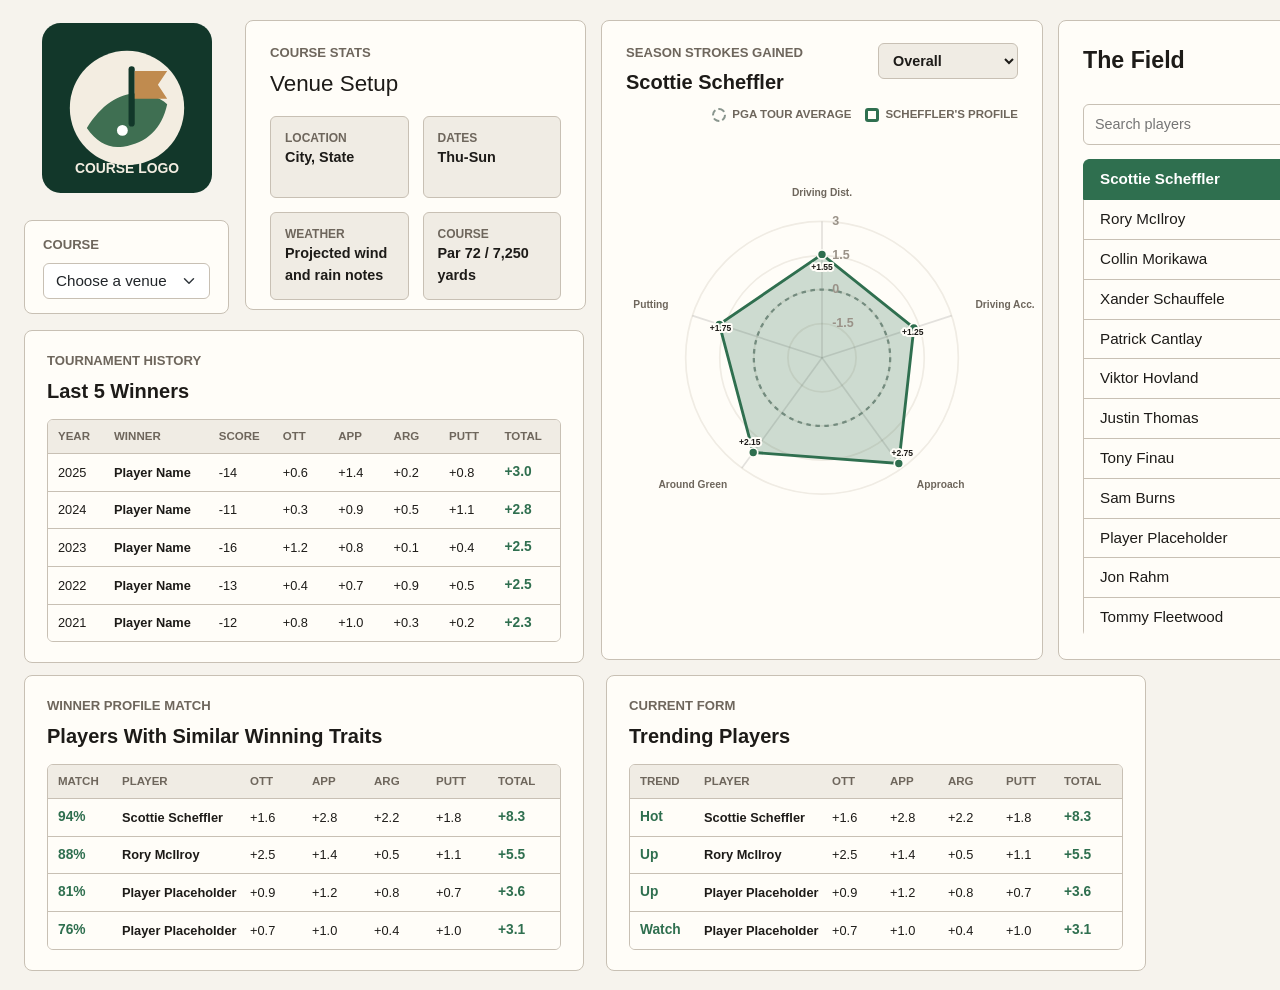
<file: index.html>
<!DOCTYPE html>
<html lang="en">
<head>
  <meta charset="UTF-8">
  <meta name="viewport" content="width=device-width, initial-scale=1.0">
  <title>PGA Tour Venue Analysis</title>
  <link href="https://cdn.jsdelivr.net/npm/bootstrap@5.3.3/dist/css/bootstrap.min.css" rel="stylesheet">
  <link href="style.css" rel="stylesheet">
</head>
<body>
  <main class="page-layout">
    <section class="left-area">
      <div class="media-card">
        <img src="courselogo/placeholder-course-logo.svg" alt="Selected course logo">
      </div>

      <div class="panel control-card">
        <label class="form-label" for="courseSelect">Course</label>
        <select class="form-select" id="courseSelect">
          <option selected>Choose a venue</option>
          <option>Augusta National Golf Club</option>
          <option>Harbour Town Golf Links</option>
          <option>Quail Hollow Club</option>
          <option>Torrey Pines South</option>
          <option>Waialae Country Club</option>
        </select>
      </div>
    </section>

    <section class="detail-card panel">
      <p class="section-kicker">Course Stats</p>
      <h1 class="h4">Venue Setup</h1>
      <dl class="stats-list">
        <div>
          <dt>Location</dt>
          <dd>City, State</dd>
        </div>
        <div>
          <dt>Dates</dt>
          <dd>Thu-Sun</dd>
        </div>
        <div>
          <dt>Weather</dt>
          <dd>Projected wind and rain notes</dd>
        </div>
        <div>
          <dt>Course</dt>
          <dd>Par 72 / 7,250 yards</dd>
        </div>
      </dl>
    </section>

    <section class="center-area">
      <div class="main-card panel">
        <div class="sg-card-header">
          <div>
            <p class="section-kicker">Season Strokes Gained</p>
            <h3 id="selectedPlayer">Scottie Scheffler</h3>
          </div>
          <select class="profile-select" id="profileView" aria-label="Profile view">
            <option value="overall" selected>Overall</option>
            <option value="breakdown">Breakdown</option>
          </select>
        </div>

        <div class="profile-view profile-view-active" id="overallProfile">
          <div class="sg-legend" aria-label="Chart legend">
            <span><i class="legend-average"></i>PGA Tour Average</span>
            <span><i class="legend-player"></i><span id="legendName">Scheffler's Profile</span></span>
          </div>

          <div class="radar-chart-wrap">
            <svg class="radar-chart" viewBox="35 10 690 625" role="img" aria-labelledby="sgChartTitle sgChartDesc">
              <title id="sgChartTitle">Strokes gained radar chart</title>
              <desc id="sgChartDesc">Radar chart showing PGA Tour average and selected player strokes gained by category.</desc>
              <g id="rings"></g>
              <g id="axes"></g>
              <circle class="average-ring" cx="380" cy="330" r="120"></circle>
              <polygon id="playerShape" class="player-shape" points=""></polygon>
              <g id="points"></g>
              <g id="valueLabels"></g>
              <g id="axisLabels"></g>
              <text class="scale-label" x="398" y="96">3</text>
              <text class="scale-label" x="398" y="156">1.5</text>
              <text class="scale-label" x="398" y="216">0</text>
              <text class="scale-label" x="398" y="276">-1.5</text>
            </svg>
          </div>
        </div>

        <div class="profile-view breakdown-card" id="breakdownProfile" hidden>
          <div class="skill-scale" aria-hidden="true">
            <span>Worst</span>
            <span>Poor</span>
            <span>Average</span>
            <span>Good</span>
            <span>Best</span>
          </div>
          <div class="skill-scale-dots" aria-hidden="true">
            <i class="dot-worst"></i>
            <i class="dot-poor"></i>
            <i class="dot-average"></i>
            <i class="dot-good"></i>
            <i class="dot-best"></i>
          </div>
          <div class="skill-groups" id="skillGroups" aria-label="Selected player skill breakdown"></div>
        </div>
      </div>
    </section>

    <aside class="side-panel panel">
      <div class="side-panel-header">
        <p class="section-kicker">The Field</p>
      </div>
      <label class="visually-hidden" for="playerSearch">Search players</label>
      <input class="field-search" id="playerSearch" type="search" placeholder="Search players">
      <div class="list-group player-list" id="playerList">
        <button class="list-group-item list-group-item-action active" type="button" data-player="scheffler">Scottie Scheffler</button>
        <button class="list-group-item list-group-item-action" type="button" data-player="mcilroy">Rory McIlroy</button>
        <button class="list-group-item list-group-item-action" type="button" data-player="morikawa">Collin Morikawa</button>
        <button class="list-group-item list-group-item-action" type="button" data-player="schauffele">Xander Schauffele</button>
        <button class="list-group-item list-group-item-action" type="button" data-player="cantlay">Patrick Cantlay</button>
        <button class="list-group-item list-group-item-action" type="button" data-player="hovland">Viktor Hovland</button>
        <button class="list-group-item list-group-item-action" type="button" data-player="thomas">Justin Thomas</button>
        <button class="list-group-item list-group-item-action" type="button" data-player="finau">Tony Finau</button>
        <button class="list-group-item list-group-item-action" type="button" data-player="burns">Sam Burns</button>
        <button class="list-group-item list-group-item-action" type="button" data-player="placeholder">Player Placeholder</button>
        <button class="list-group-item list-group-item-action" type="button" data-player="rahm">Jon Rahm</button>
        <button class="list-group-item list-group-item-action" type="button" data-player="fleetwood">Tommy Fleetwood</button>
        <button class="list-group-item list-group-item-action" type="button" data-player="lowry">Shane Lowry</button>
        <button class="list-group-item list-group-item-action" type="button" data-player="day">Jason Day</button>
        <button class="list-group-item list-group-item-action" type="button" data-player="spieth">Jordan Spieth</button>
        <button class="list-group-item list-group-item-action" type="button" data-player="fowler">Rickie Fowler</button>
        <button class="list-group-item list-group-item-action" type="button" data-player="harman">Brian Harman</button>
        <button class="list-group-item list-group-item-action" type="button" data-player="young">Cameron Young</button>
        <button class="list-group-item list-group-item-action" type="button" data-player="theegala">Sahith Theegala</button>
        <button class="list-group-item list-group-item-action" type="button" data-player="kim">Tom Kim</button>
        <button class="list-group-item list-group-item-action" type="button" data-player="im">Sungjae Im</button>
        <button class="list-group-item list-group-item-action" type="button" data-player="conners">Corey Conners</button>
        <button class="list-group-item list-group-item-action" type="button" data-player="fitzpatrick">Matt Fitzpatrick</button>
        <button class="list-group-item list-group-item-action" type="button" data-player="rose">Justin Rose</button>
        <button class="list-group-item list-group-item-action" type="button" data-player="matsuyama">Hideki Matsuyama</button>
        <button class="list-group-item list-group-item-action" type="button" data-player="hatton">Tyrrell Hatton</button>
        <button class="list-group-item list-group-item-action" type="button" data-player="english">Harris English</button>
        <button class="list-group-item list-group-item-action" type="button" data-player="henley">Russell Henley</button>
        <button class="list-group-item list-group-item-action" type="button" data-player="straka">Sepp Straka</button>
        <button class="list-group-item list-group-item-action" type="button" data-player="clark">Wyndham Clark</button>
      </div>
    </aside>

    <section class="player-results-panel recent-results-panel panel">
      <div class="bottom-panel-header">
        <p class="section-kicker">Recent Results</p>
        <h3>Last 5 Tournaments</h3>
      </div>
      <div class="profile-table result-table" aria-label="Selected player's last five tournament results">
        <div class="profile-row profile-heading">
          <span>Event</span>
          <span>Finish</span>
          <span>OTT</span>
          <span>APP</span>
          <span>ARG</span>
          <span>PUTT</span>
          <span>Total</span>
        </div>
        <div class="profile-body" id="recentResultsBody"></div>
      </div>
    </section>

    <section class="player-results-panel best-results-panel panel">
      <div class="bottom-panel-header">
        <p class="section-kicker">Season Highs</p>
        <h3>Best Tournaments This Season</h3>
      </div>
      <div class="profile-table result-table" aria-label="Selected player's best tournament results this season">
        <div class="profile-row profile-heading">
          <span>Event</span>
          <span>Finish</span>
          <span>OTT</span>
          <span>APP</span>
          <span>ARG</span>
          <span>PUTT</span>
          <span>Total</span>
        </div>
        <div class="profile-body" id="bestResultsBody"></div>
      </div>
    </section>

    <section class="bottom-panel winners-panel panel">
      <div class="bottom-panel-header">
        <p class="section-kicker">Tournament History</p>
        <h3>Last 5 Winners</h3>
      </div>
      <div class="profile-table champion-table" aria-label="Last five tournament winners strokes gained profile">
        <div class="profile-row profile-heading">
          <span>Year</span>
          <span>Winner</span>
          <span>Score</span>
          <span>OTT</span>
          <span>APP</span>
          <span>ARG</span>
          <span>PUTT</span>
          <span>Total</span>
        </div>
        <div class="profile-row">
          <span>2025</span>
          <strong>Player Name</strong>
          <span>-14</span>
          <span>+0.6</span>
          <span>+1.4</span>
          <span>+0.2</span>
          <span>+0.8</span>
          <b>+3.0</b>
        </div>
        <div class="profile-row">
          <span>2024</span>
          <strong>Player Name</strong>
          <span>-11</span>
          <span>+0.3</span>
          <span>+0.9</span>
          <span>+0.5</span>
          <span>+1.1</span>
          <b>+2.8</b>
        </div>
        <div class="profile-row">
          <span>2023</span>
          <strong>Player Name</strong>
          <span>-16</span>
          <span>+1.2</span>
          <span>+0.8</span>
          <span>+0.1</span>
          <span>+0.4</span>
          <b>+2.5</b>
        </div>
        <div class="profile-row">
          <span>2022</span>
          <strong>Player Name</strong>
          <span>-13</span>
          <span>+0.4</span>
          <span>+0.7</span>
          <span>+0.9</span>
          <span>+0.5</span>
          <b>+2.5</b>
        </div>
        <div class="profile-row">
          <span>2021</span>
          <strong>Player Name</strong>
          <span>-12</span>
          <span>+0.8</span>
          <span>+1.0</span>
          <span>+0.3</span>
          <span>+0.2</span>
          <b>+2.3</b>
        </div>
      </div>
    </section>

    <section class="bottom-panel comp-panel panel">
      <div class="bottom-panel-header">
        <p class="section-kicker">Winner Profile Match</p>
        <h3>Players With Similar Winning Traits</h3>
      </div>
      <div class="profile-table comp-table" aria-label="Players matching past winner strokes gained profiles">
        <div class="profile-row profile-heading">
          <span>Match</span>
          <span>Player</span>
          <span>OTT</span>
          <span>APP</span>
          <span>ARG</span>
          <span>PUTT</span>
          <span>Total</span>
        </div>
        <div class="profile-row">
          <b>94%</b>
          <strong>Scottie Scheffler</strong>
          <span>+1.6</span>
          <span>+2.8</span>
          <span>+2.2</span>
          <span>+1.8</span>
          <b>+8.3</b>
        </div>
        <div class="profile-row">
          <b>88%</b>
          <strong>Rory McIlroy</strong>
          <span>+2.5</span>
          <span>+1.4</span>
          <span>+0.5</span>
          <span>+1.1</span>
          <b>+5.5</b>
        </div>
        <div class="profile-row">
          <b>81%</b>
          <strong>Player Placeholder</strong>
          <span>+0.9</span>
          <span>+1.2</span>
          <span>+0.8</span>
          <span>+0.7</span>
          <b>+3.6</b>
        </div>
        <div class="profile-row">
          <b>76%</b>
          <strong>Player Placeholder</strong>
          <span>+0.7</span>
          <span>+1.0</span>
          <span>+0.4</span>
          <span>+1.0</span>
          <b>+3.1</b>
        </div>
      </div>
    </section>

    <section class="bottom-panel trending-panel panel">
      <div class="bottom-panel-header">
        <p class="section-kicker">Current Form</p>
        <h3>Trending Players</h3>
      </div>
      <div class="profile-table comp-table" aria-label="Trending players strokes gained profiles">
        <div class="profile-row profile-heading">
          <span>Trend</span>
          <span>Player</span>
          <span>OTT</span>
          <span>APP</span>
          <span>ARG</span>
          <span>PUTT</span>
          <span>Total</span>
        </div>
        <div class="profile-row">
          <b>Hot</b>
          <strong>Scottie Scheffler</strong>
          <span>+1.6</span>
          <span>+2.8</span>
          <span>+2.2</span>
          <span>+1.8</span>
          <b>+8.3</b>
        </div>
        <div class="profile-row">
          <b>Up</b>
          <strong>Rory McIlroy</strong>
          <span>+2.5</span>
          <span>+1.4</span>
          <span>+0.5</span>
          <span>+1.1</span>
          <b>+5.5</b>
        </div>
        <div class="profile-row">
          <b>Up</b>
          <strong>Player Placeholder</strong>
          <span>+0.9</span>
          <span>+1.2</span>
          <span>+0.8</span>
          <span>+0.7</span>
          <b>+3.6</b>
        </div>
        <div class="profile-row">
          <b>Watch</b>
          <strong>Player Placeholder</strong>
          <span>+0.7</span>
          <span>+1.0</span>
          <span>+0.4</span>
          <span>+1.0</span>
          <b>+3.1</b>
        </div>
      </div>
    </section>
  </main>
  <script src="js_functions.js"></script>
</body>
</html>
</file>
<file: style.css>
:root {
  --page-bg: #f6f3ed;
  --panel-bg: #fffdf8;
  --panel-muted: #f0ece4;
  --panel-border: #c8c0b4;
  --text: #1d1b18;
  --muted-text: #6e665c;
  --accent: #2f6f4f;
  --edge-padding: 20px;
  --field-width: 290px;
  --field-results-gap: 22px;
  --results-width: 420px;
  --profile-field-gap: 15px;
  --profile-width: 442px;
}

* {
  box-sizing: border-box;
}

html,
body {
  min-height: 100%;
}

body {
  margin: 0;
  color: var(--text);
  background: var(--page-bg);
  font-family: Arial, Helvetica, sans-serif;
  overflow-x: auto;
  padding-bottom: 20px;
}

.page-layout {
  position: relative;
  display: grid;
  grid-template-columns: 205px 220px 520px;
  grid-template-rows: 170px 96px 214px 72px 88px 1fr;
  column-gap: 22px;
  row-gap: 24px;
  width: 1810px;
  min-width: 1810px;
  min-height: 970px;
  margin: 0;
  padding: 20px 24px 28px;
}

.panel {
  border: 1px solid var(--panel-border);
  border-radius: 8px;
  background: var(--panel-bg);
}

.left-area,
.center-area {
  display: contents;
}

.media-card {
  display: grid;
  place-items: start;
  grid-column: 1;
  grid-row: 1 / 3;
  width: 205px;
  height: 205px;
  justify-self: start;
  align-self: start;
  padding: 0;
  transform: translateX(18px) translateY(3px);
}

.media-card img {
  display: block;
  width: 170px;
  height: 170px;
  object-fit: contain;
}

.control-card {
  position: absolute;
  top: 220px;
  left: 24px;
  width: 205px;
  min-height: 84px;
  padding: 14px 18px;
}

.form-label,
.section-kicker {
  display: block;
  margin: 0 0 8px;
  color: var(--muted-text);
  font-size: 0.82rem;
  font-weight: 700;
  letter-spacing: 0;
  text-transform: uppercase;
}

.form-select {
  border-color: var(--panel-border);
  border-radius: 6px;
  font-size: 0.95rem;
}

.detail-card {
  display: grid;
  align-content: start;
  position: absolute;
  top: var(--edge-padding);
  left: 245px;
  right: calc(var(--edge-padding) + var(--results-width) + var(--field-results-gap) + var(--field-width) + var(--profile-field-gap) + var(--profile-width) + 15px);
  z-index: 8;
  min-width: 330px;
  height: 290px;
  padding: 22px 24px 24px;
}

.detail-card h1 {
  margin: 0 0 20px;
  font-size: 1.4rem;
  line-height: 1.15;
}

.stats-list {
  display: grid;
  grid-template-columns: repeat(2, minmax(0, 1fr));
  gap: 14px;
  margin: 0;
}

.stats-list div {
  min-height: 82px;
  padding: 12px 14px;
  border: 1px solid var(--panel-border);
  border-radius: 6px;
  background: var(--panel-muted);
}

.stats-list dt {
  color: var(--muted-text);
  font-size: 0.75rem;
  font-weight: 700;
  text-transform: uppercase;
}

.stats-list dd {
  margin: 0;
  font-size: 0.9rem;
  font-weight: 700;
}

.main-card {
  display: grid;
  align-content: start;
  position: absolute;
  top: var(--edge-padding);
  right: calc(var(--edge-padding) + var(--results-width) + var(--field-results-gap) + var(--field-width) + var(--profile-field-gap));
  z-index: 9;
  width: var(--profile-width);
  height: 640px;
  padding: 22px 24px;
  text-align: left;
}

.main-card h3 {
  margin: 0;
  font-size: 1.25rem;
  line-height: 1.18;
  font-weight: 600;
}

.sg-card-header {
  display: flex;
  align-items: start;
  justify-content: space-between;
  gap: 16px;
  margin-bottom: 12px;
}

.profile-select {
  width: 140px;
  padding: 8px 10px;
  border: 1px solid var(--panel-border);
  border-radius: 6px;
  color: var(--text);
  background: var(--panel-muted);
  font-size: 0.9rem;
  font-weight: 700;
}

.sg-legend {
  display: flex;
  flex-wrap: wrap;
  align-items: center;
  justify-content: flex-end;
  gap: 14px;
  margin-bottom: 4px;
  color: var(--muted-text);
  font-size: 0.72rem;
  font-weight: 700;
  text-transform: uppercase;
}

.sg-legend span {
  display: inline-flex;
  align-items: center;
  gap: 6px;
}

.profile-view[hidden] {
  display: none;
}

.legend-average,
.legend-player {
  display: inline-block;
  width: 14px;
  height: 14px;
}

.legend-average {
  border: 2px dashed #89958d;
  border-radius: 50%;
}

.legend-player {
  border: 3px solid var(--accent);
  border-radius: 3px;
}

.radar-chart-wrap {
  display: grid;
  place-items: center;
  margin-top: 52px;
}

.radar-chart {
  width: 100%;
  max-width: 408px;
  height: auto;
  overflow: visible;
}

.radar-ring {
  fill: none;
  stroke: var(--panel-muted);
  stroke-width: 3;
}

.radar-axis {
  stroke: rgba(29, 27, 24, 0.12);
  stroke-width: 3;
}

.average-ring {
  fill: none;
  stroke: #89958d;
  stroke-width: 4;
  stroke-dasharray: 8 8;
}

.player-shape {
  fill: rgba(47, 111, 79, 0.24);
  stroke: var(--accent);
  stroke-width: 5;
}

.radar-point {
  fill: var(--accent);
  stroke: var(--panel-bg);
  stroke-width: 3;
}

.axis-label {
  fill: var(--muted-text);
  font-size: 18px;
  font-weight: 700;
}

.scale-label {
  fill: #9a9288;
  font-size: 22px;
  font-weight: 700;
}

.point-value {
  fill: var(--text);
  paint-order: stroke;
  stroke: var(--panel-bg);
  stroke-width: 7px;
  stroke-linejoin: round;
  font-size: 15px;
  font-weight: 800;
}

.breakdown-card {
  margin-top: 18px;
  padding: 8px 0 0;
  border-radius: 6px;
  color: var(--text);
  background: transparent;
}

.skill-scale,
.skill-scale-dots {
  display: grid;
  grid-template-columns: repeat(5, 1fr);
  margin-left: 110px;
}

.skill-scale {
  color: var(--muted-text);
  font-size: 0.58rem;
  font-weight: 800;
  line-height: 1;
  text-align: center;
  text-transform: uppercase;
}

.skill-scale-dots {
  margin-top: 6px;
  margin-bottom: 7px;
  justify-items: center;
}

.skill-scale-dots i {
  display: block;
  width: 15px;
  height: 15px;
  border-radius: 50%;
}

.dot-worst {
  background: #cf584d;
}

.dot-poor {
  background: #a66055;
}

.dot-average {
  background: #9a9288;
}

.dot-good {
  background: #5f8f75;
}

.dot-best {
  background: var(--accent);
}

.skill-section {
  border-top: 1px solid var(--panel-border);
}

.skill-row {
  display: grid;
  grid-template-columns: 104px minmax(0, 1fr);
  align-items: center;
  min-height: 26px;
  gap: 8px;
}

.skill-row + .skill-row {
  border-top: 1px solid rgba(200, 192, 180, 0.35);
}

.skill-row-major {
  background: var(--panel-muted);
}

.skill-label {
  color: var(--text);
  font-size: 0.72rem;
  font-weight: 800;
  line-height: 1.05;
  text-align: right;
  text-transform: uppercase;
}

.skill-row-minor .skill-label {
  color: var(--muted-text);
  font-size: 0.68rem;
}

.skill-track {
  position: relative;
  height: 5px;
  border-radius: 999px;
  background: rgba(200, 192, 180, 0.45);
}

.skill-track-fill {
  position: absolute;
  top: 0;
  bottom: 0;
  left: 0;
  border-radius: inherit;
  background: rgba(47, 111, 79, 0.72);
}

.skill-marker {
  position: absolute;
  top: 50%;
  left: var(--score);
  display: grid;
  place-items: center;
  width: 18px;
  height: 18px;
  border-radius: 50%;
  color: #ffffff;
  background: var(--accent);
  font-size: 0.68rem;
  font-weight: 800;
  transform: translate(-50%, -50%);
}

.skill-marker-low {
  background: #c45349;
}

.skill-marker-mid {
  background: #8d8176;
}

.side-panel {
  display: flex;
  flex-direction: column;
  align-items: stretch;
  position: absolute;
  top: var(--edge-padding);
  right: calc(var(--edge-padding) + var(--results-width) + var(--field-results-gap));
  z-index: 10;
  width: var(--field-width);
  height: 640px;
  padding: 22px 24px;
}

.side-panel-header {
  display: block;
  margin: 0 0 18px;
  text-align: left;
}

.side-panel-header .section-kicker {
  margin: 0 0 8px;
  color: var(--text);
  font-size: 1.45rem;
  font-weight: 600;
  text-transform: none;
}

.side-panel-header .badge {
  border-radius: 999px;
  background: var(--panel-muted) !important;
  color: var(--muted-text);
  font-size: 0.82rem;
  font-weight: 600;
}

.field-search {
  width: 100%;
  margin-bottom: 14px;
  padding: 9px 11px;
  border: 1px solid var(--panel-border);
  border-radius: 6px;
  color: var(--text);
  background: var(--panel-bg);
  font-size: 0.9rem;
}

.field-search:focus {
  border-color: var(--accent);
  outline: 2px solid rgba(47, 111, 79, 0.16);
}

.player-list {
  flex: 1;
  min-height: 0;
  overflow-y: auto;
  padding-right: 0;
}

.player-list .list-group-item {
  border-color: var(--panel-border);
  color: var(--text);
  background: var(--panel-bg);
  font-size: 0.95rem;
}

.player-list .list-group-item:hover {
  background: var(--panel-muted);
}

.player-list .list-group-item.active {
  border-color: var(--accent);
  background: var(--accent);
  color: white;
  font-weight: 700;
}

.player-results-panel {
  position: absolute;
  right: var(--edge-padding);
  width: var(--results-width);
  min-height: 304px;
  padding: 20px 22px;
}

.recent-results-panel {
  top: var(--edge-padding);
}

.best-results-panel {
  top: 376px;
}

.bottom-panel {
  position: absolute;
  height: auto;
  min-height: 260px;
  padding: 20px 22px;
}

.winners-panel {
  top: 330px;
  left: 24px;
  width: 560px;
}

.comp-panel {
  top: 675px;
  left: 24px;
  width: 560px;
}

.trending-panel {
  top: 675px;
  left: 606px;
  width: 540px;
}

.bottom-panel-header {
  margin-bottom: 16px;
}

.bottom-panel h3 {
  margin: 0;
  font-size: 1.25rem;
  font-weight: 700;
}

.profile-table {
  display: grid;
  border: 1px solid var(--panel-border);
  border-radius: 6px;
  overflow: hidden;
}

.profile-body {
  display: contents;
}

.profile-row {
  display: grid;
  gap: 10px;
  align-items: center;
  min-height: 34px;
  padding: 8px 10px;
  background: var(--panel-bg);
  border-bottom: 1px solid var(--panel-border);
  font-size: 0.8rem;
}

.champion-table .profile-row {
  grid-template-columns: 46px minmax(92px, 1.25fr) 54px repeat(5, minmax(42px, 0.6fr));
}

.comp-table .profile-row {
  grid-template-columns: 54px minmax(118px, 1.4fr) repeat(5, minmax(44px, 0.65fr));
}

.result-table .profile-row {
  grid-template-columns: minmax(96px, 1.4fr) 42px repeat(5, minmax(32px, 0.55fr));
  gap: 6px;
  font-size: 0.72rem;
}

.result-table strong {
  overflow: hidden;
  text-overflow: ellipsis;
  white-space: nowrap;
}

.profile-row:last-child {
  border-bottom: 0;
}

.profile-heading {
  color: var(--muted-text);
  background: var(--panel-muted);
  font-size: 0.72rem;
  font-weight: 800;
  text-transform: uppercase;
}

.profile-row b {
  color: var(--accent);
  font-size: 0.86rem;
}

@media (min-width: 1500px) {
  .page-layout {
    padding-top: 32px;
  }
}
</file>
